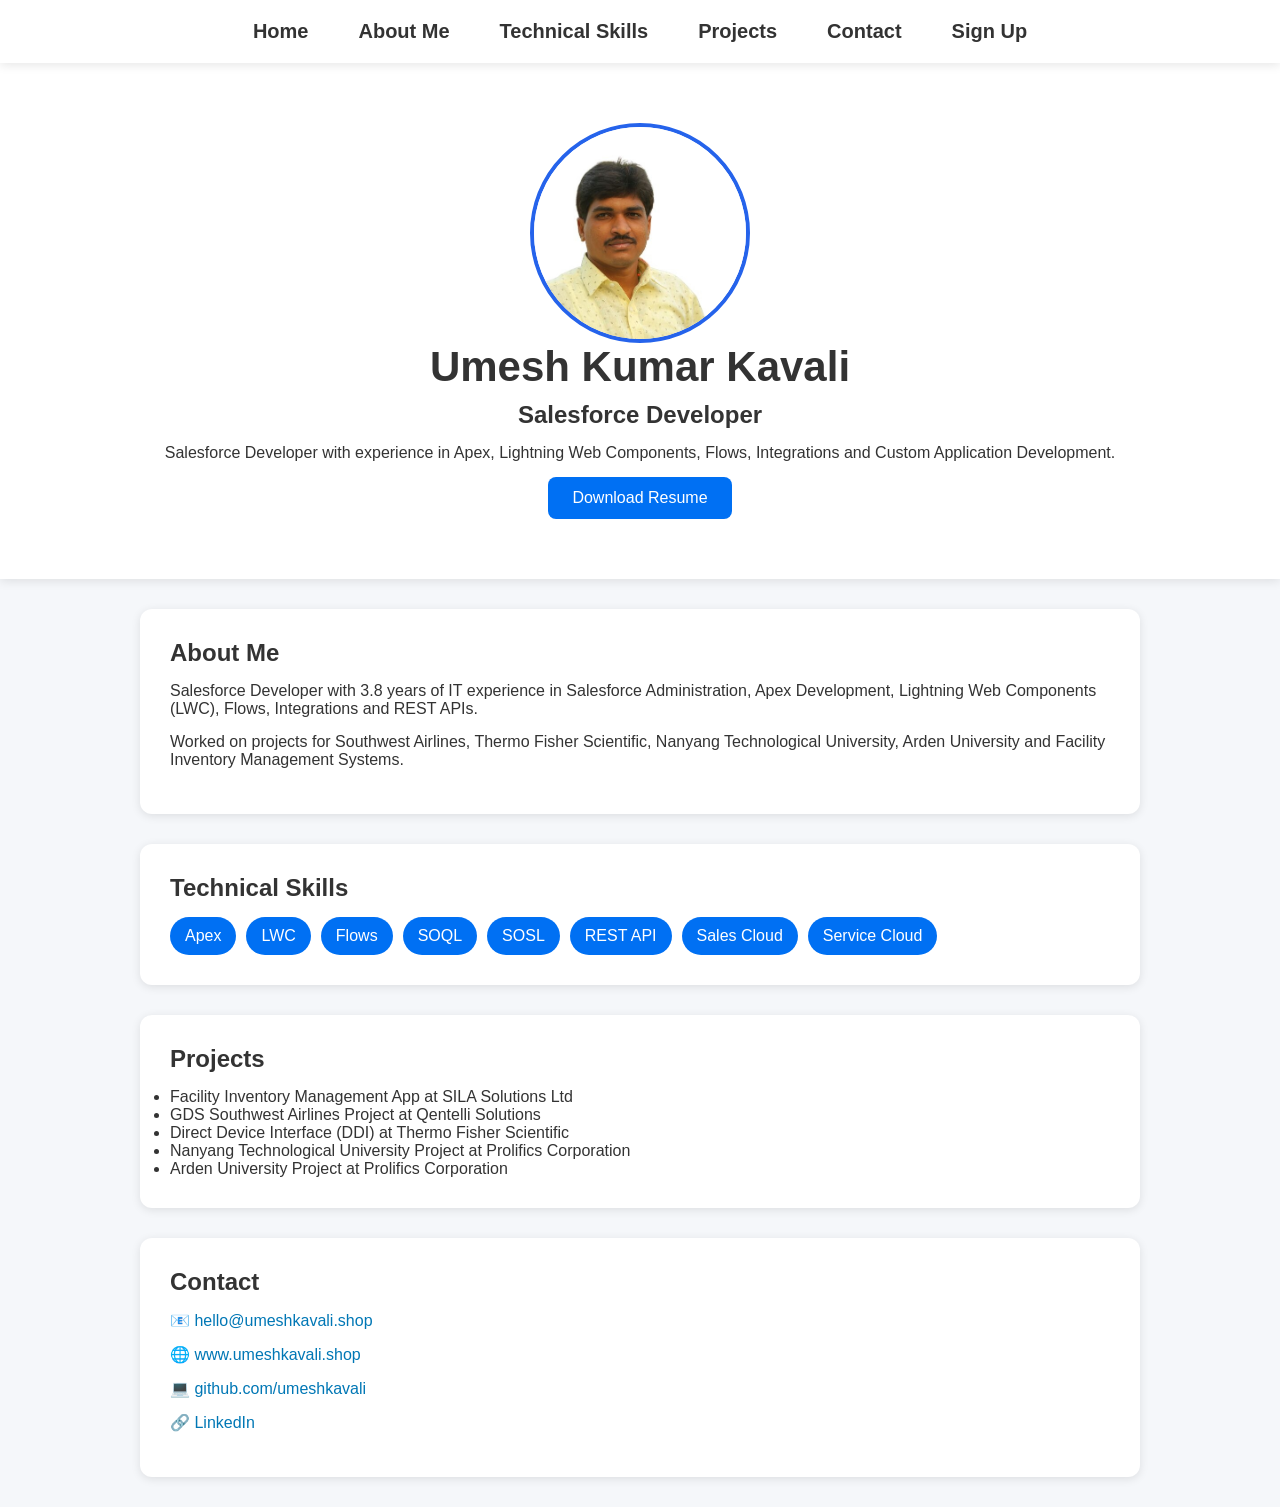
<file: index.html>
<!doctype html>
<html>
  <head>
    <title>Umesh Kumar Kavali | Salesforce Developer</title>
    <link rel="icon" type="image/png" href="favicon.png" />
    <link rel="stylesheet" href="style.css" />
  </head>

  <body>
    <!-- Navigation Bar -->
    <nav>
      <ul>
        <li><a href="#home">Home</a></li>
        <li><a href="#about">About Me</a></li>
        <li><a href="#skills">Technical Skills</a></li>
        <li><a href="#projects">Projects</a></li>
        <li><a href="#contact">Contact</a></li>
        <li><a href="signup.html">Sign Up</a></li>
      </ul>
    </nav>

    <!-- Home Section -->
    <header id="home">
      <img src="profile.jpg" alt="Profile Photo" class="profile-img" />

      <h1>Umesh Kumar Kavali</h1>

      <h2>Salesforce Developer</h2>

      <p>
        Salesforce Developer with experience in Apex, Lightning Web Components,
        Flows, Integrations and Custom Application Development.
      </p>

      <a
        href="Umesh_Kavali_Salesforce-Developer.pdf"
        download="Umesh_Kumar_Kavali_Resume.pdf"
        class="btn"
      >
        Download Resume
      </a>
    </header>

    <!-- About Me -->
    <section class="card" id="about">
      <h2>About Me</h2>

      <p>
        Salesforce Developer with 3.8 years of IT experience in Salesforce
        Administration, Apex Development, Lightning Web Components (LWC), Flows,
        Integrations and REST APIs.
      </p>

      <p>
        Worked on projects for Southwest Airlines, Thermo Fisher Scientific,
        Nanyang Technological University, Arden University and Facility
        Inventory Management Systems.
      </p>
    </section>

    <!-- Skills -->
    <section class="card" id="skills">
      <h2>Technical Skills</h2>

      <div class="skills">
        <span>Apex</span>
        <span>LWC</span>
        <span>Flows</span>
        <span>SOQL</span>
        <span>SOSL</span>
        <span>REST API</span>
        <span>Sales Cloud</span>
        <span>Service Cloud</span>
      </div>
    </section>

    <!-- Projects -->
    <section class="card" id="projects">
      <h2>Projects</h2>

      <ul>
        <li>Facility Inventory Management App at SILA Solutions Ltd</li>
        <li>GDS Southwest Airlines Project at Qentelli Solutions</li>
        <li>Direct Device Interface (DDI) at Thermo Fisher Scientific</li>
        <li>
          Nanyang Technological University Project at Prolifics Corporation
        </li>
        <li>Arden University Project at Prolifics Corporation</li>
      </ul>
    </section>

    <!-- Contact -->
    <section class="card" id="contact">
      <h2>Contact</h2>

      <p>
        <a href="mailto:hello@umeshkavali.shop">📧 hello@umeshkavali.shop</a>
      </p>

      <p>
        <a href="https://www.umeshkavali.shop" target="_blank"
          >🌐 www.umeshkavali.shop</a
        >
      </p>

      <p>
        <a href="https://github.com/umeshkavali" target="_blank"
          >💻 github.com/umeshkavali</a
        >
      </p>

      <p>
        <a href="https://www.linkedin.com/in/umeshkavali/" target="_blank"
          >🔗 LinkedIn</a
        >
      </p>
    </section>
  </body>
</html>
</file>
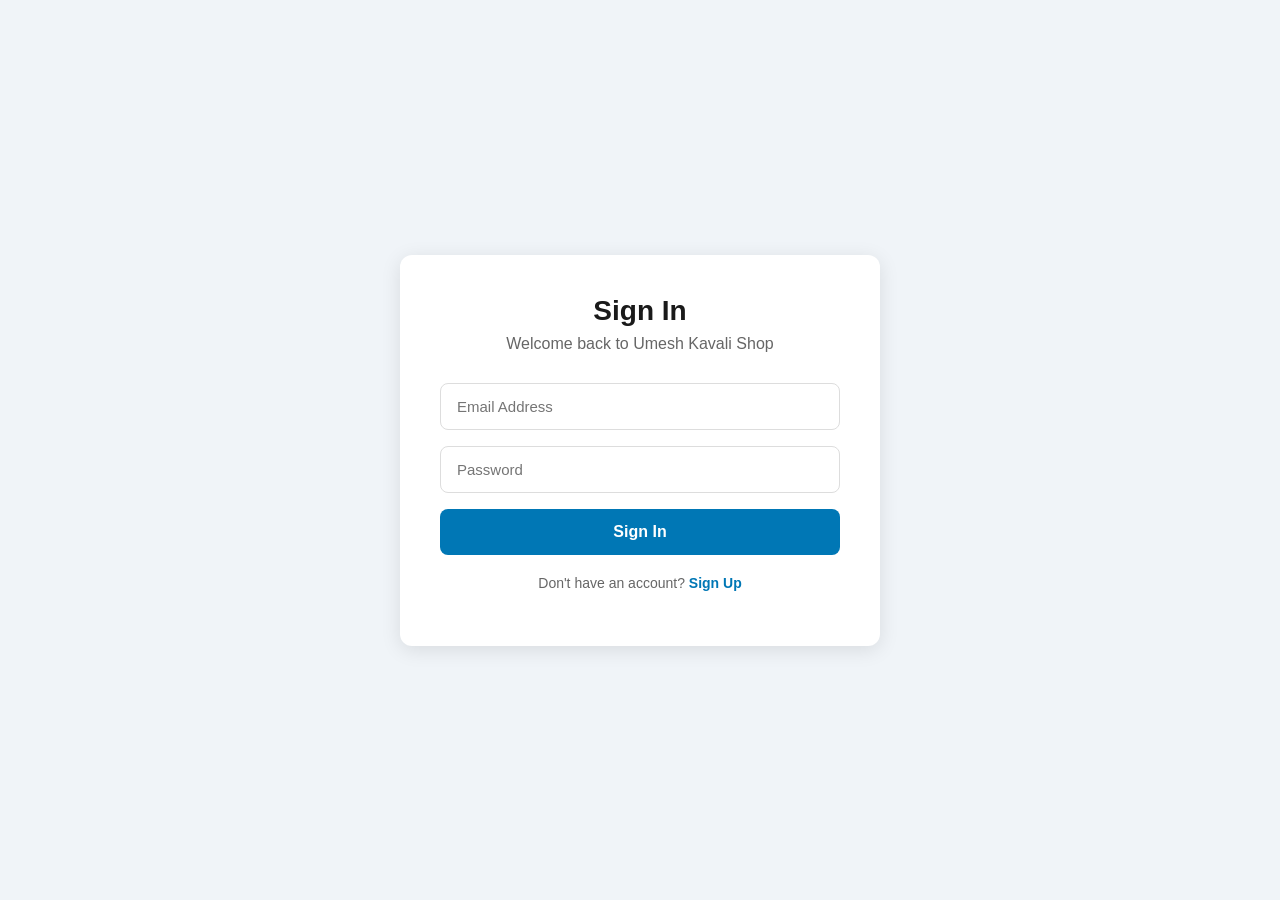
<file: login.html>
<!doctype html>
<html>
  <head>
    <title>Sign In</title>
    <link rel="stylesheet" href="style.css" />
  </head>
  <body>
    <div class="signup-wrapper">
      <div class="signup-box">
        <h1>Sign In</h1>
        <p class="signup-subtitle">Welcome back to Umesh Kavali Shop</p>

        <div id="login-message"></div>

        <div class="signup-form">
          <input type="email" id="email" placeholder="Email Address" />
          <input type="password" id="password" placeholder="Password" />
          <button class="signup-btn" onclick="login()">Sign In</button>
        </div>

        <p class="login-link">
          Don't have an account? <a href="signup.html">Sign Up</a>
        </p>
      </div>
    </div>
    <script src="login.js"></script>
  </body>
</html>
</file>
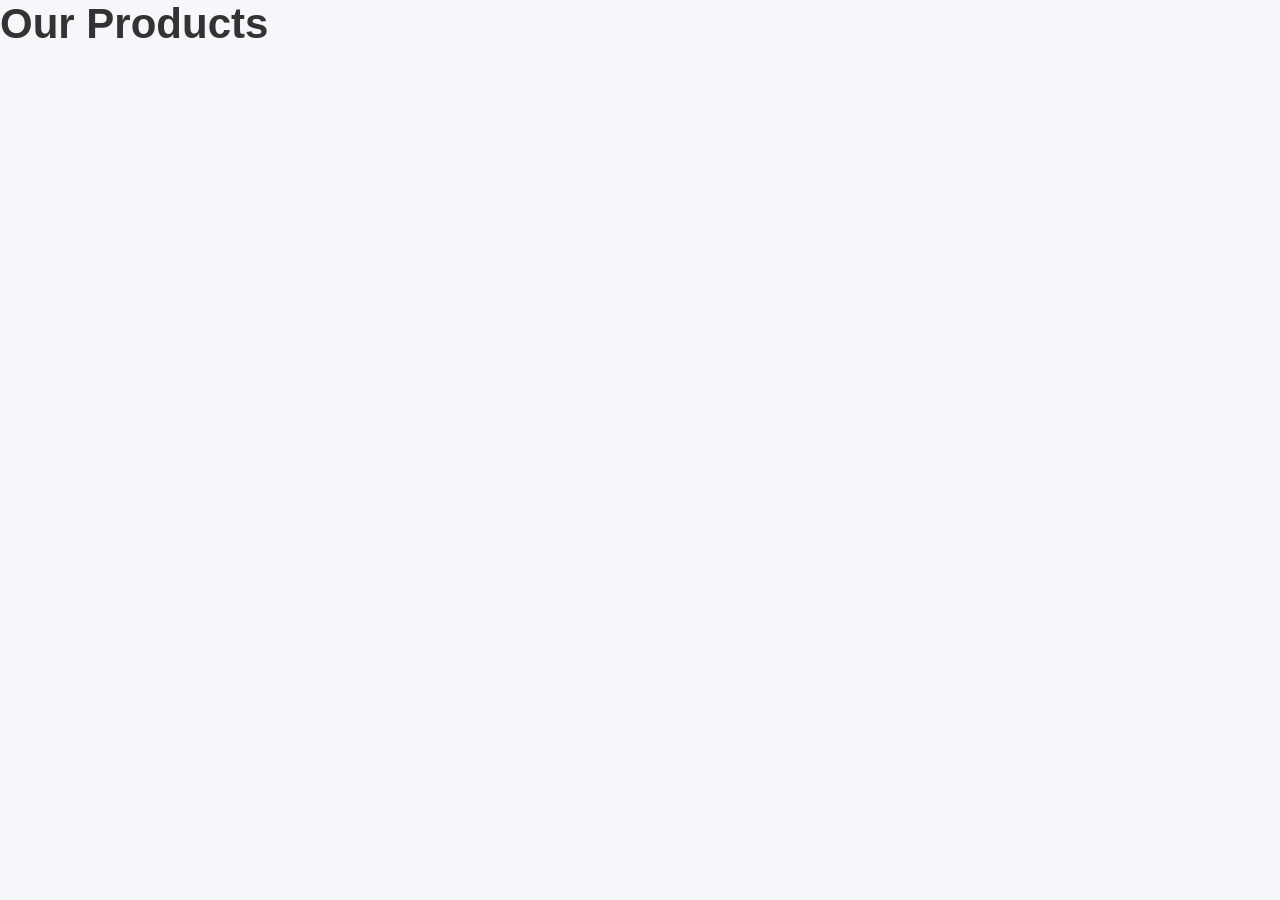
<file: products.html>
<!doctype html>
<html>
  <head>
    <title>Products</title>
    <link rel="stylesheet" href="style.css" />
  </head>
  <body>
    <h1>Our Products</h1>

    <div id="products"></div>

    <script src="products.js"></script>
  </body>
</html>
</file>
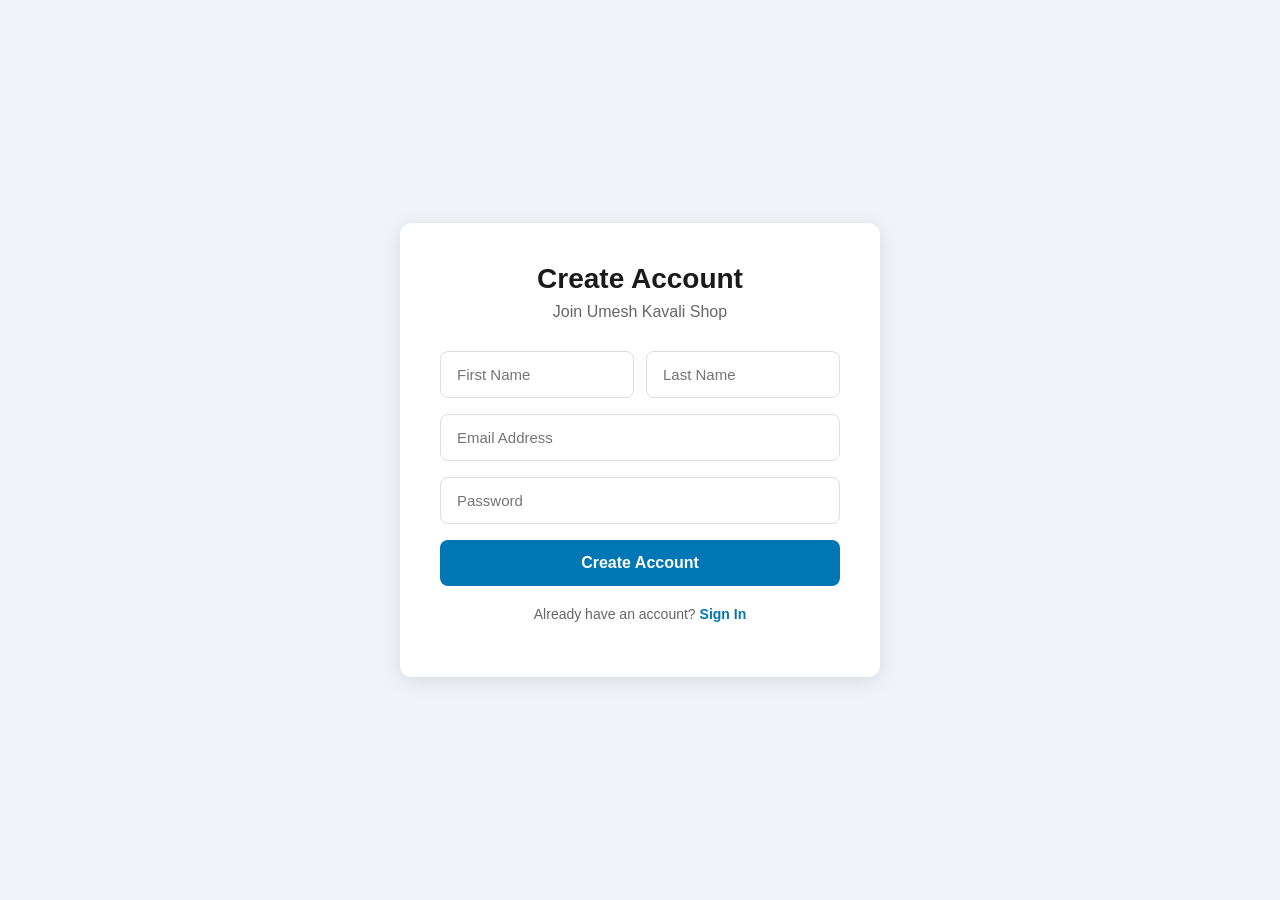
<file: signup.html>
<!doctype html>
<html>
  <head>
    <title>Sign Up</title>
    <link rel="stylesheet" href="style.css" />
  </head>
  <body>
    <div class="signup-wrapper">
      <div class="signup-box">
        <h1>Create Account</h1>
        <p class="signup-subtitle">Join Umesh Kavali Shop</p>

        <div id="signup-message"></div>

        <div class="signup-form">
          <div class="form-row">
            <input type="text" id="firstName" placeholder="First Name" />
            <input type="text" id="lastName" placeholder="Last Name" />
          </div>
          <input type="email" id="email" placeholder="Email Address" />
          <input type="password" id="password" placeholder="Password" />
          <button class="signup-btn" onclick="signUp()">Create Account</button>
        </div>

        <p class="login-link">
          Already have an account? <a href="login.html">Sign In</a>
        </p>
      </div>
    </div>
    <script src="signup.js"></script>
  </body>
</html>
</file>
<file: style.css>
html{
    scroll-behavior:smooth;
}

*{
    margin:0;
    padding:0;
    box-sizing:border-box;
}

body{
    font-family:Segoe UI, sans-serif;
    background:#f5f7fa;
    color:#333;
}

header{
    text-align:center;
    padding:60px 20px;
    background:white;
    box-shadow:0 2px 10px rgba(0,0,0,0.1);
}

.profile-img{
    width: 220px;
    height: 220px;
    border-radius: 50%;
    border: 4px solid #2563eb;

    object-fit: cover;
    object-position: center top;

    display: block;
    margin: 0 auto;
}

h1{
    font-size:42px;
    margin-bottom:10px;
}

h2{
    margin-bottom:15px;
}

p{
    margin-bottom:15px;
}

.btn{
    display:inline-block;
    background:#0070f3;
    color:white;
    padding:12px 24px;
    text-decoration:none;
    border-radius:8px;
}

.card{
    max-width:1000px;
    margin:30px auto;
    background:white;
    padding:30px;
    border-radius:12px;
    box-shadow:0 2px 10px rgba(0,0,0,0.1);
}

.skills{
    display:flex;
    flex-wrap:wrap;
    gap:10px;
}

.skills span{
    background:#0070f3;
    color:white;
    padding:10px 15px;
    border-radius:20px;
}

/* Navigation Bar */

nav{
    background:white;
    padding:20px 0;
    box-shadow:0 2px 10px rgba(0,0,0,0.1);
    position:sticky;
    top:0;
    z-index:1000;
}

nav ul{
    list-style:none;
    display:flex;
    justify-content:center;
    align-items:center;
    gap:50px;
    margin:0;
    padding:0;
}

nav ul li{
    list-style:none;
}

nav ul li a{
    text-decoration:none;
    color:#333;
    font-size:20px;
    font-weight:600;
    transition:0.3s;
}

nav ul li a:hover{
    color:#0d6efd;
}

.product-card{
    border:1px solid #ddd;
    padding:15px;
    margin:10px;
    border-radius:8px;
}

#contact a {
    color: #0077b5;
    text-decoration: none;
    font-weight: 500;
}

#contact a:hover {
    text-decoration: underline;
}

/* Signup Page */
.signup-wrapper {
  min-height: 100vh;
  display: flex;
  align-items: center;
  justify-content: center;
  background: #f0f4f8;
}

.signup-box {
  background: white;
  padding: 40px;
  border-radius: 12px;
  box-shadow: 0 4px 20px rgba(0, 0, 0, 0.1);
  width: 100%;
  max-width: 480px;
  text-align: center;
}

.signup-box h1 {
  font-size: 28px;
  color: #1a1a1a;
  margin-bottom: 8px;
}

.signup-subtitle {
  color: #666;
  margin-bottom: 30px;
}

.signup-form {
  display: flex;
  flex-direction: column;
  gap: 16px;
}

.form-row {
  display: flex;
  gap: 12px;
}

.signup-form input {
  width: 100%;
  padding: 14px 16px;
  border: 1px solid #ddd;
  border-radius: 8px;
  font-size: 15px;
  outline: none;
  transition: border 0.2s;
  box-sizing: border-box;
}

.signup-form input:focus {
  border-color: #0077b5;
}

.signup-btn {
  background: #0077b5;
  color: white;
  padding: 14px;
  border: none;
  border-radius: 8px;
  font-size: 16px;
  font-weight: 600;
  cursor: pointer;
  transition: background 0.2s;
}

.signup-btn:hover {
  background: #005f8e;
}

.login-link {
  margin-top: 20px;
  color: #666;
  font-size: 14px;
}

.login-link a {
  color: #0077b5;
  text-decoration: none;
  font-weight: 600;
}

.login-link a:hover {
  text-decoration: underline;
}

#signup-message {
  margin-bottom: 10px;
  font-weight: 500;
}
</file>
